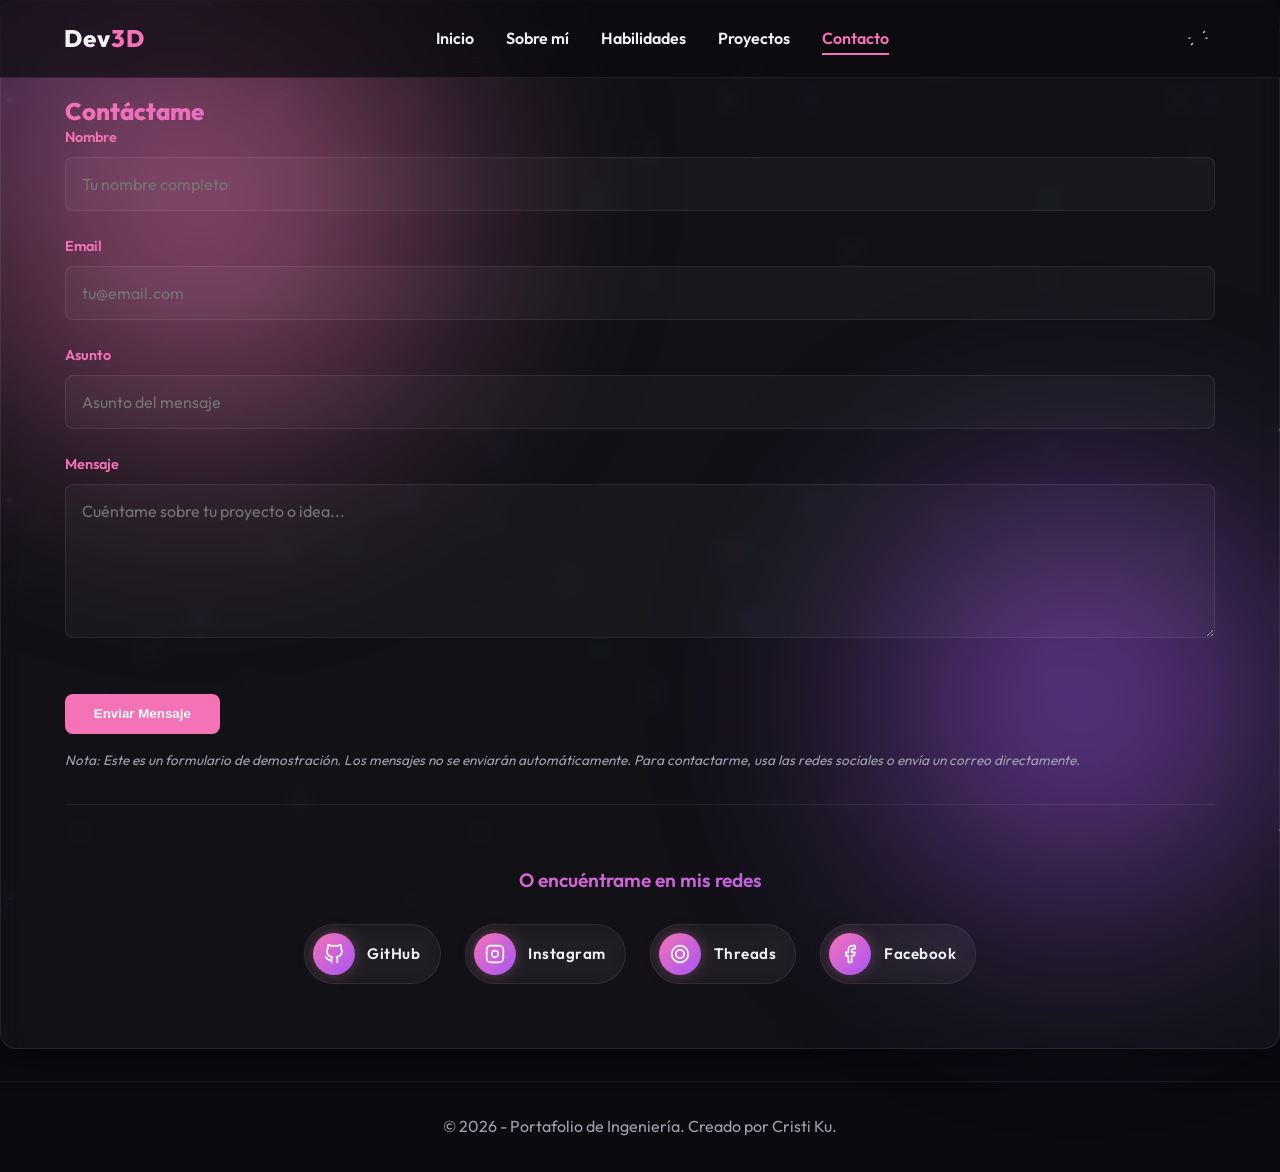
<file: contacto.html>
<!DOCTYPE html>
<html lang="es">
<head>
    <meta charset="UTF-8">
    <meta name="viewport" content="width=device-width, initial-scale=1.0">
    <title>Contacto - Dev3D</title>
    <!-- Google Fonts -->
    <link rel="preconnect" href="https://fonts.googleapis.com">
    <link rel="preconnect" href="https://fonts.gstatic.com" crossorigin>
    <link href="https://fonts.googleapis.com/css2?family=Outfit:wght@300;400;600;800&display=swap" rel="stylesheet">
    <!-- CSS -->
    <link rel="stylesheet" href="./style.css">
</head>
<body>
    <!-- Galaxy effects -->
    <div id="galaxy-stars"></div>
    <div class="shooting-stars"><span></span><span></span><span></span><span></span><span></span><span></span><span></span></div>
    <div class="magical-dust"></div>
    <div id="cursor-glow"></div>

    <!-- Navbar -->
    <header class="glass-header">
        <div class="logo">Dev<span>3D</span></div>
        <nav>
            <ul class="nav-links">
                <li><a href="./index.html">Inicio</a></li>
                <li><a href="./sobre-mi.html">Sobre mí</a></li>
                <li><a href="./habilidades.html">Habilidades</a></li>
                <li><a href="./proyectos.html">Proyectos</a></li>
                <li><a href="./contacto.html" class="active">Contacto</a></li>
            </ul>
        </nav>
        <div class="header-buttons">
            <button id="theme-toggle" class="btn-theme">
                <svg class="sun-icon" xmlns="http://www.w3.org/2000/svg" width="20" height="20" viewBox="0 0 24 24" fill="none" stroke="currentColor" stroke-width="1.5" stroke-linecap="round" stroke-linejoin="round">
                    <line x1="1" y1="12" x2="2.5" y2="12"></line>
                    <line x1="21.5" y1="12" x2="23" y2="12"></line>
                    <line x1="4.22" y1="19.78" x2="5.36" y2="18.64"></line>
                    <line x1="18.64" y1="5.36" x2="19.78" y2="4.22"></line>
                </svg>
                <svg class="moon-icon" xmlns="http://www.w3.org/2000/svg" width="20" height="20" viewBox="0 0 24 24" fill="none" stroke="currentColor" stroke-width="1.5" stroke-linecap="round" stroke-linejoin="round" style="display:none;">
                    <path d="M21 12.79A9 9 0 1 1 11.21 3 7 7 0 0 0 21 12.79z"></path>
                </svg>
            </button>
        </div>
    </header>

    <!-- Contact Section -->
    <section class="contact-section glass-card">
        <h2 class="gradient-text">Contáctame</h2>
        <form id="contact-form">
            <div class="form-group">
                <label for="name">Nombre</label>
                <input type="text" id="name" placeholder="Tu nombre completo" required>
            </div>
            <div class="form-group">
                <label for="email">Email</label>
                <input type="email" id="email" placeholder="tu@email.com" required>
            </div>
            <div class="form-group">
                <label for="subject">Asunto</label>
                <input type="text" id="subject" placeholder="Asunto del mensaje" required>
            </div>
            <div class="form-group">
                <label for="message">Mensaje</label>
                <textarea id="message" rows="6" placeholder="Cuéntame sobre tu proyecto o idea..." required></textarea>
            </div>
            <button type="submit" class="btn-primary">Enviar Mensaje</button>
            <p class="form-note">Nota: Este es un formulario de demostración. Los mensajes no se enviarán automáticamente. Para contactarme, usa las redes sociales o envía un correo directamente.</p>
        </form>

        <!-- Redes Sociales -->
        <div class="social-links">
            <h2 class="gradient-text" style="text-align:center; margin:2rem 0 1rem; font-weight:600; font-size:1.2rem;">O encuéntrame en mis redes</h2>
            <div class="social-icons-container">
                <a href="https://github.com/CristinaKu16" target="_blank" class="social-icon github" title="GitHub">
                    <span class="icon-wrapper">
                        <svg xmlns="http://www.w3.org/2000/svg" width="24" height="24" viewBox="0 0 24 24" fill="none" stroke="currentColor" stroke-width="2" stroke-linecap="round" stroke-linejoin="round"><path d="M9 19c-5 1.5-5-2.5-7-3m14 6v-3.87a3.37 3.37 0 0 0-.94-2.61c3.14-.35 6.44-1.54 6.44-7A5.44 5.44 0 0 0 20 4.77 5.07 5.07 0 0 0 19.91 1S18.73.65 16 2.48a13.38 13.38 0 0 0-7 0C6.27.65 5.09 1 5.09 1A5.07 5.07 0 0 0 5 4.77a5.44 5.44 0 0 0-1.5 3.78c0 5.42 3.3 6.61 6.44 7A3.37 3.37 0 0 0 9 18.13V22"/></svg>
                    </span>
                    <span class="social-text">GitHub</span>
                </a>
                <a href="https://www.instagram.com/crisnx._/" target="_blank" class="social-icon instagram" title="Instagram">
                    <span class="icon-wrapper">
                        <svg xmlns="http://www.w3.org/2000/svg" width="24" height="24" viewBox="0 0 24 24" fill="none" stroke="currentColor" stroke-width="2" stroke-linecap="round" stroke-linejoin="round"><rect x="2" y="2" width="20" height="20" rx="5" ry="5"/><path d="M16 11.37A4 4 0 1 1 12.63 8 4 4 0 0 1 16 11.37z"/></svg>
                    </span>
                    <span class="social-text">Instagram</span>
                </a>
                <a href="https://www.threads.com/@crisnx._" target="_blank" class="social-icon threads" title="Threads">
                    <span class="icon-wrapper">
                        <svg xmlns="http://www.w3.org/2000/svg" width="24" height="24" viewBox="0 0 24 24" fill="none" stroke="currentColor" stroke-width="2" stroke-linecap="round" stroke-linejoin="round">
                            <path d="M12 2c5.523 0 10 4.477 10 10s-4.477 10-10 10S2 17.523 2 12 6.477 2 12 2z"/>
                            <path d="M7 12c0-2.761 2.239-5 5-5s5 2.239 5 5-2.239 5-5 5-5-2.239-5-5z"/>
                        </svg>
                    </span>
                    <span class="social-text">Threads</span>
                </a>
                <a href="https://www.facebook.com/share/18oapAzZv5/" target="_blank" class="social-icon facebook" title="Facebook">
                    <span class="icon-wrapper">
                        <svg xmlns="http://www.w3.org/2000/svg" width="24" height="24" viewBox="0 0 24 24" fill="none" stroke="currentColor" stroke-width="2" stroke-linecap="round" stroke-linejoin="round"><path d="M18 2h-3a5 5 0 0 0-5 5v3H7v4h3v8h4v-8h3l1-4h-4V7a1 1 0 0 1 1-1h3z"/></svg>
                    </span>
                    <span class="social-text">Facebook</span>
                </a>
            </div>
        </div>
    </section>

    <footer>
        <p>&copy; 2026 - Portafolio de Ingeniería. Creado por Cristi Ku.</p>
    </footer>

    <!-- Scripts -->
    <script>
        // Cursor Glow
        const cursorGlow = document.getElementById('cursor-glow');
        document.addEventListener('mousemove', (e) => {
            cursorGlow.style.left = e.clientX + 'px';
            cursorGlow.style.top = e.clientY + 'px';
        });
        // Magical Dust
        const dustContainer = document.querySelector('.magical-dust');
        for (let i = 0; i < 40; i++) {
            const particle = document.createElement('div');
            particle.classList.add('dust-particle');
            particle.style.left = Math.random() * 100 + 'vw';
            particle.style.animationDelay = Math.random() * 8 + 's';
            particle.style.animationDuration = 5 + Math.random() * 5 + 's';
            dustContainer.appendChild(particle);
        }
        // Theme Toggle
        const themeToggleBtn = document.getElementById('theme-toggle');
        const sunIcon = document.querySelector('.sun-icon');
        const moonIcon = document.querySelector('.moon-icon');
        themeToggleBtn.addEventListener('click', () => {
            document.body.classList.toggle('light-mode');
            if (document.body.classList.contains('light-mode')) {
                sunIcon.style.display = 'none';
                moonIcon.style.display = 'block';
                localStorage.setItem('theme', 'light');
            } else {
                sunIcon.style.display = 'block';
                moonIcon.style.display = 'none';
                localStorage.setItem('theme', 'dark');
            }
        });
        const savedTheme = localStorage.getItem('theme');
        if (savedTheme === 'light') {
            document.body.classList.add('light-mode');
            sunIcon.style.display = 'none';
            moonIcon.style.display = 'block';
        }
        // Contact Form
        const contactForm = document.getElementById('contact-form');
        contactForm.addEventListener('submit', (e) => {
            e.preventDefault();
            alert('¡Gracias por tu mensaje! Aunque este es un formulario de demostración, tu mensaje ha sido procesado. Pronto me pondré en contacto contigo.');
            contactForm.reset();
        });
        // Active navigation link
        document.addEventListener('DOMContentLoaded', () => {
            const currentPage = window.location.pathname.split('/').pop() || 'index.html';
            document.querySelectorAll('.nav-links a').forEach(link => {
                link.classList.remove('active');
                if (link.getAttribute('href').includes(currentPage)) {
                    link.classList.add('active');
                }
            });
        });
    </script>
</body>
</html>
</file>
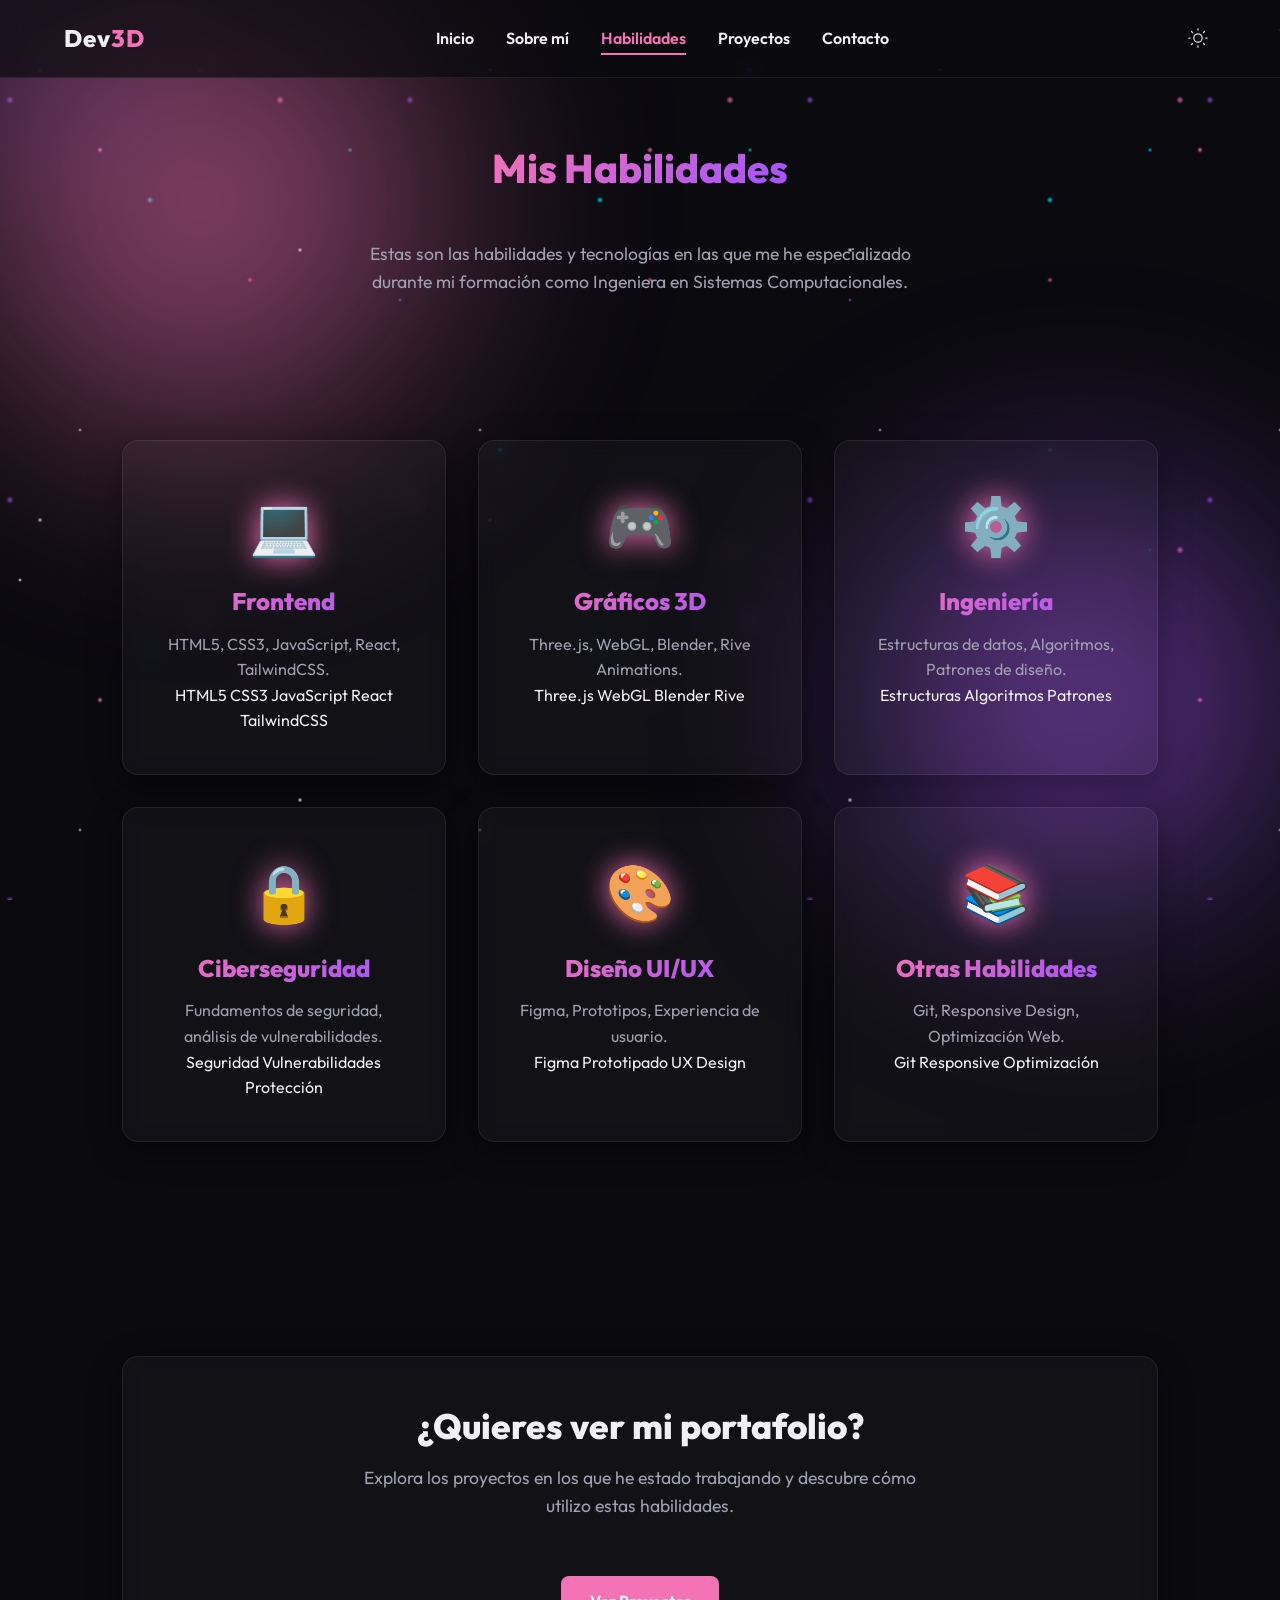
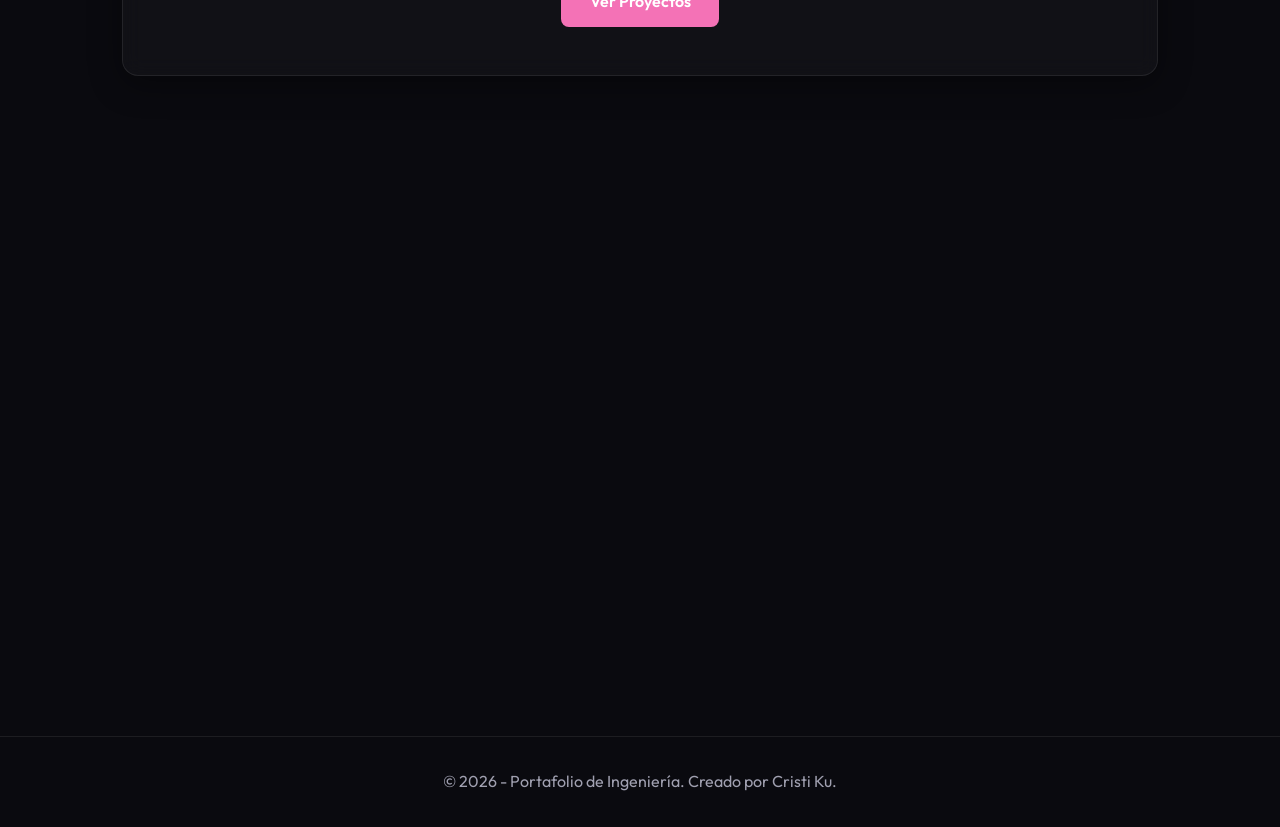
<file: habilidades.html>
<!DOCTYPE html>
<html lang="es">

<head>
    <meta charset="UTF-8">
    <meta name="viewport" content="width=device-width, initial-scale=1.0">
    <title>Dev3D | Mis Superpoderes</title>

    <!-- Google Fonts -->
    <link rel="preconnect" href="https://fonts.googleapis.com">
    <link rel="preconnect" href="https://fonts.gstatic.com" crossorigin>
    <link href="https://fonts.googleapis.com/css2?family=Outfit:wght@300;400;600;800&display=swap" rel="stylesheet">

    <!-- CSS -->
    <link rel="stylesheet" href="./style.css">
</head>

<body>
    <!-- Efecto Galaxia -->
    <div id="galaxy-stars"></div>
    
    <!-- Efectos Extra Increíbles -->
    <div class="shooting-stars">
        <span></span><span></span><span></span><span></span><span></span><span></span>
    </div>
    <div class="magical-dust"></div>
    <div id="cursor-glow"></div>

    <!-- Navbar -->
    <header class="glass-header">
        <div class="logo">Dev<span>3D</span></div>
        <nav>
            <ul class="nav-links">
                <li><a href="./index.html">Inicio</a></li>
                <li><a href="./sobre-mi.html">Sobre mí</a></li>
                <li><a href="./habilidades.html" class="active">Habilidades</a></li>
                <li><a href="./proyectos.html">Proyectos</a></li>
                <li><a href="./contacto.html">Contacto</a></li>
            </ul>
        </nav>
        <div class="header-buttons">

            <button id="theme-toggle" class="btn-theme">
                <svg class="sun-icon" xmlns="http://www.w3.org/2000/svg" width="20" height="20" viewBox="0 0 24 24"
                    fill="none" stroke="currentColor" stroke-width="1.5" stroke-linecap="round" stroke-linejoin="round">
                    <!-- Sol minimalista -->
                    <circle cx="12" cy="12" r="5"></circle>
                    <line x1="12" y1="1" x2="12" y2="2.5"></line>
                    <line x1="12" y1="21.5" x2="12" y2="23"></line>
                    <line x1="4.22" y1="4.22" x2="5.36" y2="5.36"></line>
                    <line x1="18.64" y1="18.64" x2="19.78" y2="19.78"></line>
                    <line x1="1" y1="12" x2="2.5" y2="12"></line>
                    <line x1="21.5" y1="12" x2="23" y2="12"></line>
                    <line x1="4.22" y1="19.78" x2="5.36" y2="18.64"></line>
                    <line x1="18.64" y1="5.36" x2="19.78" y2="4.22"></line>
                </svg>
                <svg class="moon-icon" xmlns="http://www.w3.org/2000/svg" width="20" height="20" viewBox="0 0 24 24"
                    fill="none" stroke="currentColor" stroke-width="1.5" stroke-linecap="round" stroke-linejoin="round"
                    style="display: none;">
                    <!-- Luna delgada minimalista -->
                    <path d="M21 12.79A9 9 0 1 1 11.21 3 7 7 0 0 0 21 12.79z"></path>
                </svg>
            </button>
        </div>
    </header>


    <!-- Página Habilidades -->
    <section class="page-section">
        <h1 class="section-title"><span class="gradient-text">Mis Habilidades</span></h1>
        <p class="section-description">Estas son las habilidades y tecnologías en las que me he especializado durante mi formación como Ingeniera en Sistemas Computacionales.</p>

        <!-- Grilla de Habilidades -->
        <section class="skills-section">
            <div class="skills-grid">
                <div class="skill-card glass-card">
                    <div class="skill-icon">💻</div>
                    <h3 class="gradient-text">Frontend</h3>
                    <p>HTML5, CSS3, JavaScript, React, TailwindCSS.</p>
                    <div class="skill-details">
                        <span class="skill-tag">HTML5</span>
                        <span class="skill-tag">CSS3</span>
                        <span class="skill-tag">JavaScript</span>
                        <span class="skill-tag">React</span>
                        <span class="skill-tag">TailwindCSS</span>
                    </div>
                </div>
                <div class="skill-card glass-card">
                    <div class="skill-icon">🎮</div>
                    <h3 class="gradient-text">Gráficos 3D</h3>
                    <p>Three.js, WebGL, Blender, Rive Animations.</p>
                    <div class="skill-details">
                        <span class="skill-tag">Three.js</span>
                        <span class="skill-tag">WebGL</span>
                        <span class="skill-tag">Blender</span>
                        <span class="skill-tag">Rive</span>
                    </div>
                </div>
                <div class="skill-card glass-card">
                    <div class="skill-icon">⚙️</div>
                    <h3 class="gradient-text">Ingeniería</h3>
                    <p>Estructuras de datos, Algoritmos, Patrones de diseño.</p>
                    <div class="skill-details">
                        <span class="skill-tag">Estructuras</span>
                        <span class="skill-tag">Algoritmos</span>
                        <span class="skill-tag">Patrones</span>
                    </div>
                </div>
                <div class="skill-card glass-card">
                    <div class="skill-icon">🔒</div>
                    <h3 class="gradient-text">Ciberseguridad</h3>
                    <p>Fundamentos de seguridad, análisis de vulnerabilidades.</p>
                    <div class="skill-details">
                        <span class="skill-tag">Seguridad</span>
                        <span class="skill-tag">Vulnerabilidades</span>
                        <span class="skill-tag">Protección</span>
                    </div>
                </div>
                <div class="skill-card glass-card">
                    <div class="skill-icon">🎨</div>
                    <h3 class="gradient-text">Diseño UI/UX</h3>
                    <p>Figma, Prototipos, Experiencia de usuario.</p>
                    <div class="skill-details">
                        <span class="skill-tag">Figma</span>
                        <span class="skill-tag">Prototipado</span>
                        <span class="skill-tag">UX Design</span>
                    </div>
                </div>
                <div class="skill-card glass-card">
                    <div class="skill-icon">📚</div>
                    <h3 class="gradient-text">Otras Habilidades</h3>
                    <p>Git, Responsive Design, Optimización Web.</p>
                    <div class="skill-details">
                        <span class="skill-tag">Git</span>
                        <span class="skill-tag">Responsive</span>
                        <span class="skill-tag">Optimización</span>
                    </div>
                </div>
            </div>
        </section>

        <!-- CTA -->
        <section class="cta-section">
            <div class="cta-content glass-card">
                <h2>¿Quieres ver mi portafolio?</h2>
                <p>Explora los proyectos en los que he estado trabajando y descubre cómo utilizo estas habilidades.</p>
                <a href="./proyectos.html" class="btn-primary">Ver Proyectos</a>
            </div>
        </section>
    </section>

    <footer>
        <p>&copy; 2026 - Portafolio de Ingeniería. Creado por Cristi Ku.</p>
    </footer>

    <!-- Script de Temas y Efectos -->
    <script>
        // Cursor Glow
        const cursorGlow = document.getElementById('cursor-glow');
        document.addEventListener('mousemove', (e) => {
            cursorGlow.style.left = e.clientX + 'px';
            cursorGlow.style.top = e.clientY + 'px';
        });

        // Generate Magical Dust
        const dustContainer = document.querySelector('.magical-dust');
        for (let i = 0; i < 40; i++) {
            const particle = document.createElement('div');
            particle.classList.add('dust-particle');
            particle.style.left = Math.random() * 100 + 'vw';
            particle.style.animationDelay = Math.random() * 8 + 's';
            particle.style.animationDuration = 5 + Math.random() * 5 + 's';
            dustContainer.appendChild(particle);
        }

        // Theme Toggle
        const themeToggleBtn = document.getElementById('theme-toggle');
        const sunIcon = document.querySelector('.sun-icon');
        const moonIcon = document.querySelector('.moon-icon');

        themeToggleBtn.addEventListener('click', () => {
            document.body.classList.toggle('light-mode');
            
            if (document.body.classList.contains('light-mode')) {
                sunIcon.style.display = 'none';
                moonIcon.style.display = 'block';
                localStorage.setItem('theme', 'light');
            } else {
                sunIcon.style.display = 'block';
                moonIcon.style.display = 'none';
                localStorage.setItem('theme', 'dark');
            }
        });

        // Cargar tema guardado
        const savedTheme = localStorage.getItem('theme');
        if (savedTheme === 'light') {
            document.body.classList.add('light-mode');
            sunIcon.style.display = 'none';
            moonIcon.style.display = 'block';
        }


    </script>
</body>

</html>
</file>
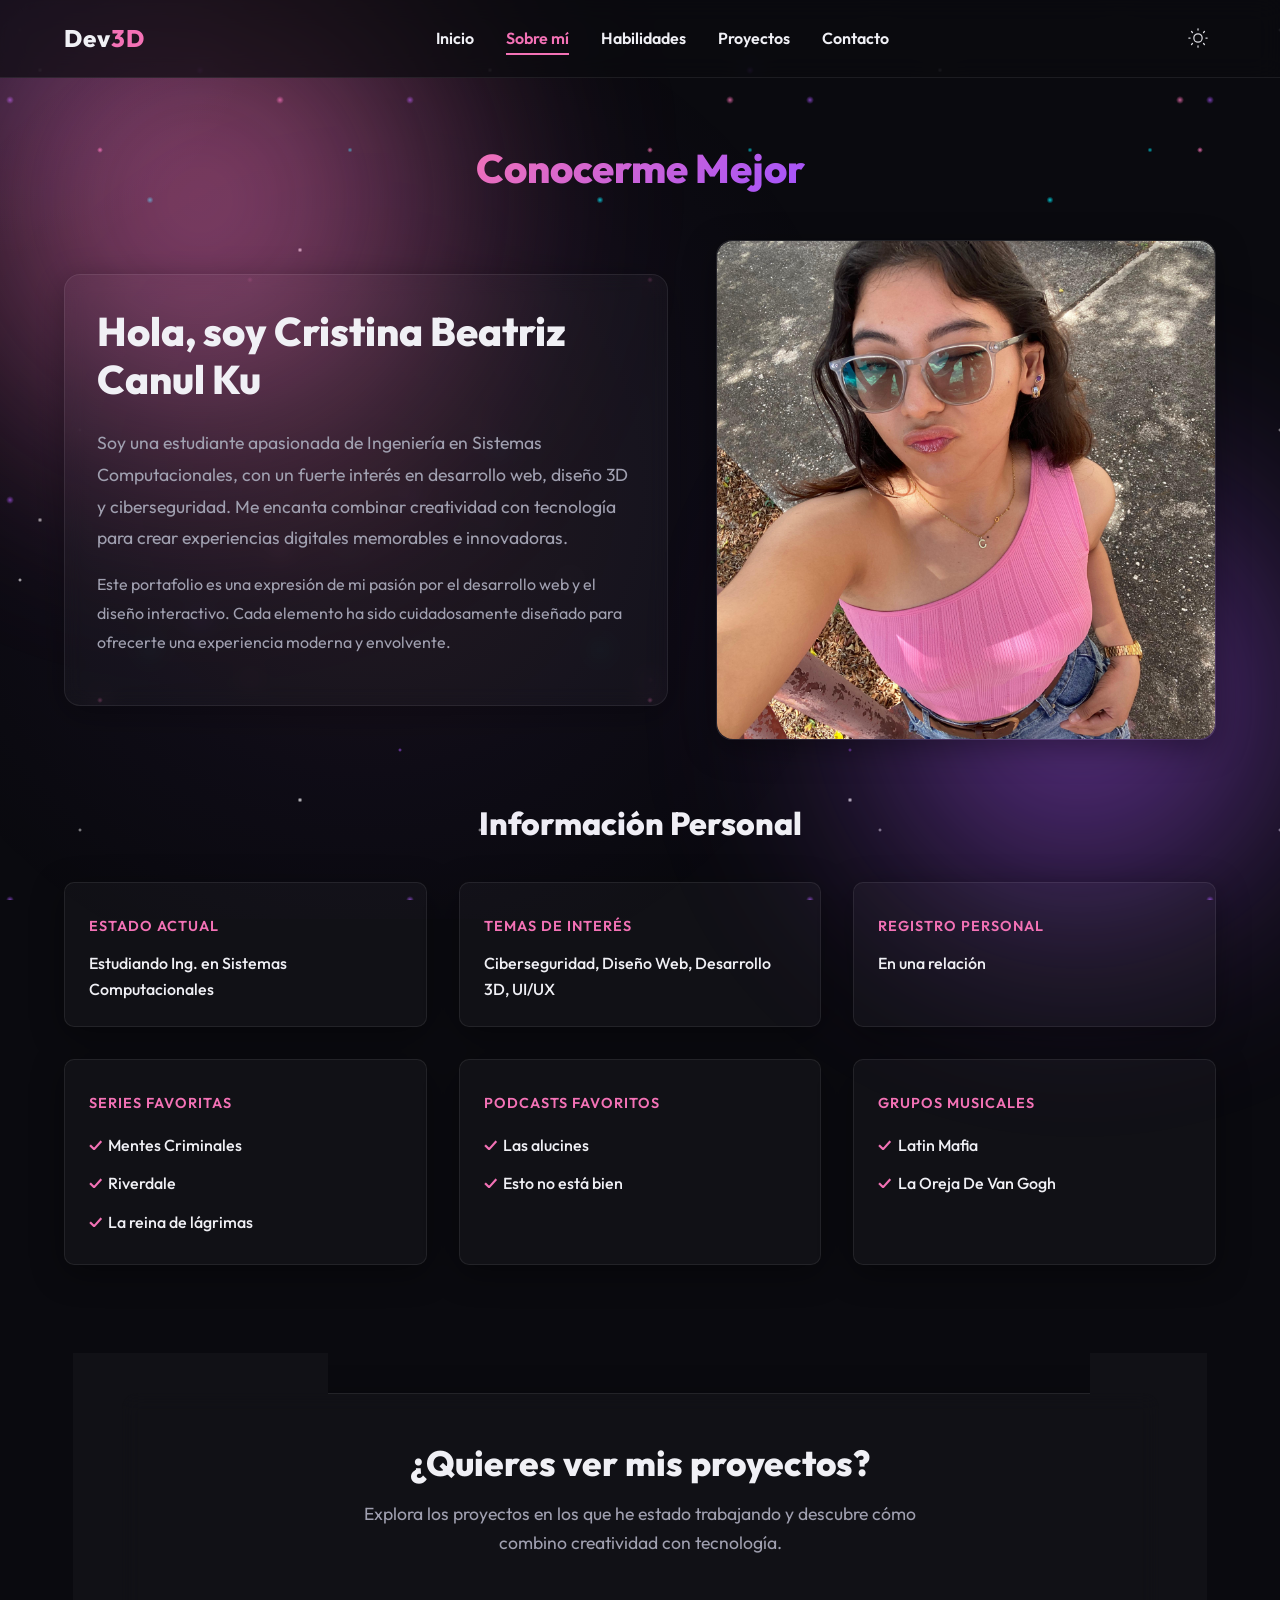
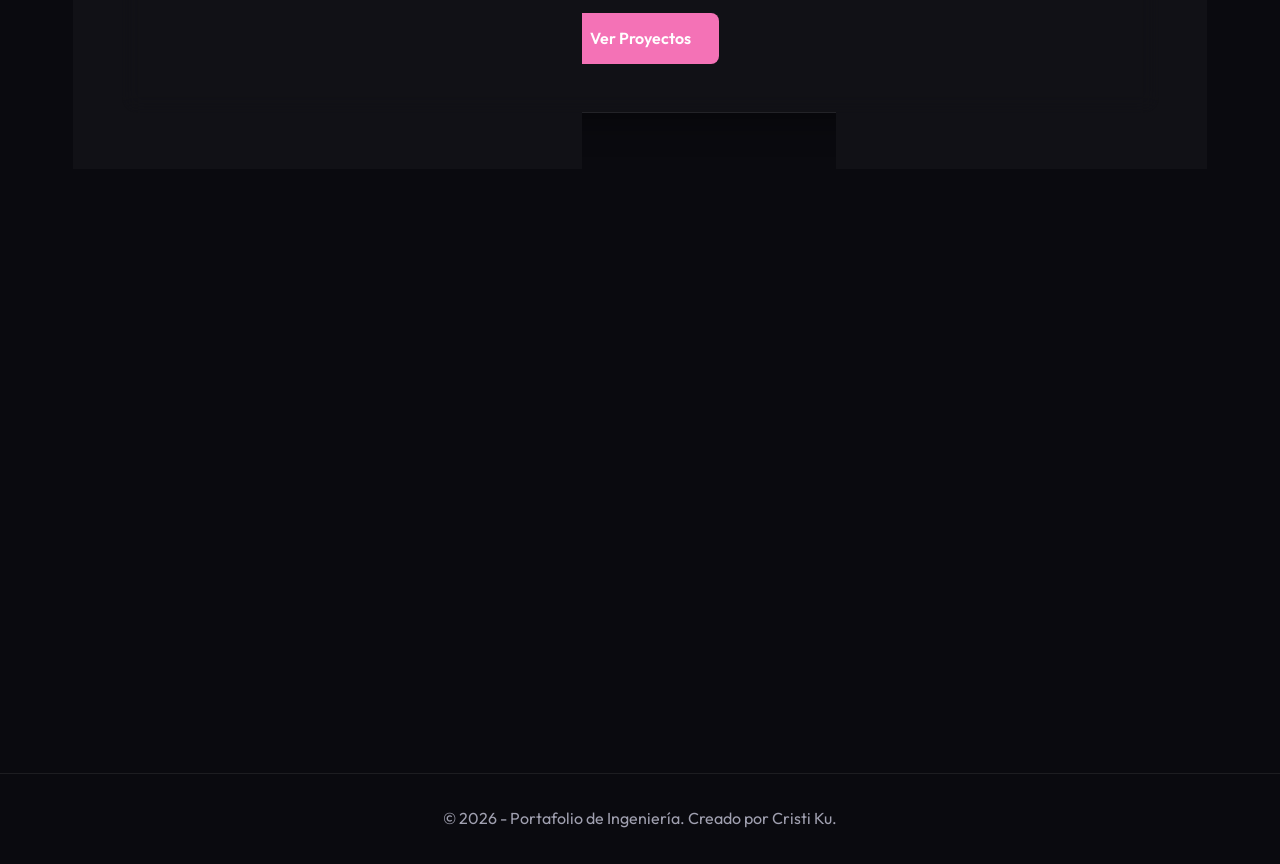
<file: sobre-mi.html>
<!DOCTYPE html>
<html lang="es">

<head>
    <meta charset="UTF-8">
    <meta name="viewport" content="width=device-width, initial-scale=1.0">
    <title>Dev3D | Mi Historia</title>

    <!-- Google Fonts -->
    <link rel="preconnect" href="https://fonts.googleapis.com">
    <link rel="preconnect" href="https://fonts.gstatic.com" crossorigin>
    <link href="https://fonts.googleapis.com/css2?family=Outfit:wght@300;400;600;800&display=swap" rel="stylesheet">

    <!-- CSS -->
    <link rel="stylesheet" href="./style.css">
</head>

<body>
    <!-- Efecto Galaxia -->
    <div id="galaxy-stars"></div>
    
    <!-- Efectos Extra Increíbles -->
    <div class="shooting-stars">
        <span></span><span></span><span></span><span></span><span></span><span></span>
    </div>
    <div class="magical-dust"></div>
    <div id="cursor-glow"></div>

    <!-- Navbar -->
    <header class="glass-header">
        <div class="logo">Dev<span>3D</span></div>
        <nav>
            <ul class="nav-links">
                <li><a href="./index.html">Inicio</a></li>
                <li><a href="./sobre-mi.html" class="active">Sobre mí</a></li>
                <li><a href="./habilidades.html">Habilidades</a></li>
                <li><a href="./proyectos.html">Proyectos</a></li>
                <li><a href="./contacto.html">Contacto</a></li>
            </ul>
        </nav>
        <div class="header-buttons">

            <button id="theme-toggle" class="btn-theme">
            <svg class="sun-icon" xmlns="http://www.w3.org/2000/svg" width="20" height="20" viewBox="0 0 24 24" fill="none" stroke="currentColor" stroke-width="1.5" stroke-linecap="round" stroke-linejoin="round">
                <!-- Sol minimalista -->
                <circle cx="12" cy="12" r="5"></circle>
                <line x1="12" y1="1" x2="12" y2="2.5"></line>
                <line x1="12" y1="21.5" x2="12" y2="23"></line>
                <line x1="4.22" y1="4.22" x2="5.36" y2="5.36"></line>
                <line x1="18.64" y1="18.64" x2="19.78" y2="19.78"></line>
                <line x1="1" y1="12" x2="2.5" y2="12"></line>
                <line x1="21.5" y1="12" x2="23" y2="12"></line>
                <line x1="4.22" y1="19.78" x2="5.36" y2="18.64"></line>
                <line x1="18.64" y1="5.36" x2="19.78" y2="4.22"></line>
            </svg>
            <svg class="moon-icon" xmlns="http://www.w3.org/2000/svg" width="20" height="20" viewBox="0 0 24 24" fill="none" stroke="currentColor" stroke-width="1.5" stroke-linecap="round" stroke-linejoin="round" style="display: none;">
                <!-- Luna delgada minimalista -->
                <path d="M21 12.79A9 9 0 1 1 11.21 3 7 7 0 0 0 21 12.79z"></path>
            </svg>
        </button>
    </header>


    <!-- Página Sobre mí -->
    <section class="page-section">
        <h1 class="section-title"><span class="gradient-text">Conocerme Mejor</span></h1>

        <!-- Información Personal y Foto -->
        <div class="about-hero">
            <div class="about-content glass-card interactive-card">
                <h2>Hola, soy Cristina Beatriz Canul Ku</h2>
                <p class="about-intro">Soy una estudiante apasionada de Ingeniería en Sistemas Computacionales, con un fuerte interés en desarrollo web, diseño 3D y ciberseguridad. Me encanta combinar creatividad con tecnología para crear experiencias digitales memorables e innovadoras.</p>
                
                <p>Este portafolio es una expresión de mi pasión por el desarrollo web y el diseño interactivo. Cada elemento ha sido cuidadosamente diseñado para ofrecerte una experiencia moderna y envolvente.</p>
            </div>

            <div class="image-wrapper glass-card">
                <img src="./Assets/IMG-20250514-WA0153.jpg" alt="Cristina Canul Ku" class="profile-image">
            </div>
        </div>

        <!-- Información Personal -->
        <div class="info-section">
            <h2 class="subsection-title">Información Personal</h2>
            <div class="personal-info-grid animated-grid">
                <div class="info-item glass-card">
                    <span class="info-label">Estado actual</span>
                    <span class="info-value">Estudiando Ing. en Sistemas Computacionales</span>
                </div>
                <div class="info-item glass-card">
                    <span class="info-label">Temas de interés</span>
                    <span class="info-value">Ciberseguridad, Diseño Web, Desarrollo 3D, UI/UX</span>
                </div>
                <div class="info-item glass-card">
                    <span class="info-label">Registro Personal</span>
                    <span class="info-value">En una relación</span>
                </div>
                <div class="info-item glass-card">
                    <span class="info-label">Series Favoritas</span>
                    <ul class="info-list">
                        <li>Mentes Criminales</li>
                        <li>Riverdale</li>
                        <li>La reina de lágrimas</li>
                    </ul>
                </div>
                <div class="info-item glass-card">
                    <span class="info-label">Podcasts Favoritos</span>
                    <ul class="info-list">
                        <li>Las alucines</li>
                        <li>Esto no está bien</li>
                    </ul>
                </div>
                <div class="info-item glass-card">
                    <span class="info-label">Grupos Musicales</span>
                    <ul class="info-list">
                        <li>Latin Mafia</li>
                        <li>La Oreja De Van Gogh</li>
                    </ul>
                </div>
            </div>
        </div>

        <!-- CTA -->
        <section class="cta-section">
            <div class="cta-content glass-card">
                <h2>¿Quieres ver mis proyectos?</h2>
                <p>Explora los proyectos en los que he estado trabajando y descubre cómo combino creatividad con tecnología.</p>
                <a href="./proyectos.html" class="btn-primary">Ver Proyectos</a>
            </div>
        </section>
    </section>

    <footer>
        <p>&copy; 2026 - Portafolio de Ingeniería. Creado por Cristi Ku.</p>
    </footer>

    <!-- Script de Temas y Efectos -->
    <script>
        // Cursor Glow
        const cursorGlow = document.getElementById('cursor-glow');
        document.addEventListener('mousemove', (e) => {
            cursorGlow.style.left = e.clientX + 'px';
            cursorGlow.style.top = e.clientY + 'px';
        });

        // Generate Magical Dust
        const dustContainer = document.querySelector('.magical-dust');
        for (let i = 0; i < 40; i++) {
            const particle = document.createElement('div');
            particle.classList.add('dust-particle');
            particle.style.left = Math.random() * 100 + 'vw';
            particle.style.animationDelay = Math.random() * 8 + 's';
            particle.style.animationDuration = 5 + Math.random() * 5 + 's';
            dustContainer.appendChild(particle);
        }

        // Theme Toggle
        const themeToggleBtn = document.getElementById('theme-toggle');
        const sunIcon = document.querySelector('.sun-icon');
        const moonIcon = document.querySelector('.moon-icon');

        themeToggleBtn.addEventListener('click', () => {
            document.body.classList.toggle('light-mode');
            
            if (document.body.classList.contains('light-mode')) {
                sunIcon.style.display = 'none';
                moonIcon.style.display = 'block';
                localStorage.setItem('theme', 'light');
            } else {
                sunIcon.style.display = 'block';
                moonIcon.style.display = 'none';
                localStorage.setItem('theme', 'dark');
            }
        });

        // Cargar tema guardado
        const savedTheme = localStorage.getItem('theme');
        if (savedTheme === 'light') {
            document.body.classList.add('light-mode');
            sunIcon.style.display = 'none';
            moonIcon.style.display = 'block';
        }


    </script>



    <script>
        // Toggle Floating Player
        const toggleBtn = document.getElementById('toggle-player-btn');
        const playerContent = document.getElementById('player-content');
        const floatingPlayer = document.getElementById('floating-player');

        toggleBtn.addEventListener('click', () => {
            playerContent.classList.toggle('hidden');
            toggleBtn.textContent = playerContent.classList.contains('hidden') ? '▲' : '▼';
        });
    </script>
</body>

</html>
</file>
<file: style.css>
/* Variables de CSS para modo oscuro y claro */
:root {
    --bg-primary: #0a0a0f;
    --bg-secondary: #13131a;
    --text-primary: #f0f0f5;
    --text-secondary: #a0a0b0;
    --accent-color: #f472b6;
    --accent-hover: #ec4899;
    --gradient-start: #f472b6;
    --gradient-end: #a855f7;
    --glass-bg: rgba(255, 255, 255, 0.03);
    --glass-border: rgba(255, 255, 255, 0.08);
    --card-shadow: 0 8px 32px 0 rgba(0, 0, 0, 0.37);
    --transition-speed: 0.3s;
}

/* Variables para el modo claro */
body.light-mode {
    --bg-primary: #fdf2f8;
    --bg-secondary: #ffffff;
    --text-primary: #1a1a24;
    --text-secondary: #4a4a5a;
    --accent-color: #ec4899;
    --accent-hover: #db2777;
    --gradient-start: #ec4899;
    --gradient-end: #9333ea;
    --glass-bg: rgba(255, 192, 203, 0.1);
    --glass-border: rgba(236, 72, 153, 0.2);
    --card-shadow: 0 8px 32px 0 rgba(236, 72, 153, 0.15);
}

/* Reset y Base */
* {
    margin: 0;
    padding: 0;
    box-sizing: border-box;
    scroll-behavior: smooth;
}

body {
    font-family: 'Outfit', sans-serif;
    background-color: var(--bg-primary);
    color: var(--text-primary);
    line-height: 1.6;
    transition: background-color var(--transition-speed) ease, color var(--transition-speed) ease;
    overflow-x: hidden;
    position: relative;
    cursor: url('data:image/svg+xml;utf8,<svg xmlns="http://www.w3.org/2000/svg" width="28" height="28" viewBox="0 0 24 24" fill="%23a855f7" stroke="%23ffffff" stroke-width="1.5" stroke-linejoin="round"><path d="M3 3l7.07 16.97 2.51-7.39 7.39-2.51L3 3z"/></svg>') 3 3, auto;
}

/* Custom Cursor para elementos interactivos */
a, button, input, textarea, .btn-primary, .btn-secondary, .social-icon {
    cursor: url('data:image/svg+xml;utf8,<svg xmlns="http://www.w3.org/2000/svg" width="32" height="32" viewBox="0 0 24 24" fill="none" stroke="%23f472b6" stroke-width="2" stroke-linecap="round" stroke-linejoin="round"><circle cx="12" cy="12" r="5"/><line x1="12" y1="1" x2="12" y2="7"/><line x1="12" y1="17" x2="12" y2="23"/><line x1="1" y1="12" x2="7" y2="12"/><line x1="17" y1="12" x2="23" y2="12"/></svg>') 16 16, pointer !important;
}

/* Bolas de luz flotantes y animadas de fondo */
body::before, body::after {
    content: '';
    position: fixed;
    border-radius: 50%;
    filter: blur(100px);
    z-index: -1;
    animation: floatBlobs 20s infinite ease-in-out alternate;
    opacity: 0.7;
    pointer-events: none;
}

body::before {
    width: 700px;
    height: 700px;
    background: radial-gradient(circle, var(--gradient-start) 0%, transparent 70%);
    top: -150px;
    left: -150px;
}

body::after {
    width: 600px;
    height: 600px;
    background: radial-gradient(circle, var(--gradient-end) 0%, transparent 70%);
    bottom: -100px;
    right: -100px;
    animation-direction: alternate-reverse;
    animation-delay: -5s;
}

@keyframes floatBlobs {
    0% {
        transform: translate(0, 0) scale(1) rotate(0deg);
    }
    33% {
        transform: translate(40vw, 20vh) scale(1.4) rotate(45deg);
    }
    66% {
        transform: translate(-20vw, 50vh) scale(0.8) rotate(90deg);
    }
    100% {
        transform: translate(30vw, -20vh) scale(1.2) rotate(180deg);
    }
}

/* Efecto Galaxia (Estrellas en Parallax) */
#galaxy-stars, #galaxy-stars::before, #galaxy-stars::after {
    content: '';
    position: fixed;
    top: 0; left: 0; right: 0; bottom: 0;
    z-index: -2;
    background: transparent;
    pointer-events: none;
}

#galaxy-stars {
    background-image: 
        radial-gradient(2px 2px at 20px 30px, #ffffff, transparent), 
        radial-gradient(3px 3px at 100px 150px, #f472b6, transparent), 
        radial-gradient(4px 4px at 200px 70px, #a855f7, transparent), 
        radial-gradient(2.5px 2.5px at 300px 250px, #ffffff, transparent),
        radial-gradient(3px 3px at 500px 450px, #00f2fe, transparent);
    background-size: 550px 550px;
    animation: starsAnim 60s linear infinite;
    opacity: 0.95;
}

#galaxy-stars::before {
    background-image: 
        radial-gradient(2.5px 2.5px at 40px 70px, #ffffff, transparent), 
        radial-gradient(3.5px 3.5px at 150px 200px, #00f2fe, transparent), 
        radial-gradient(4px 4px at 280px 100px, #f472b6, transparent),
        radial-gradient(2px 2px at 400px 300px, #a855f7, transparent);
    background-size: 450px 450px;
    animation: starsAnim 40s linear infinite;
    opacity: 0.85;
}

#galaxy-stars::after {
    background-image: 
        radial-gradient(4px 4px at 10px 100px, #a855f7, transparent), 
        radial-gradient(2px 2px at 80px 30px, #ffffff, transparent), 
        radial-gradient(3px 3px at 250px 280px, #f472b6, transparent),
        radial-gradient(2.5px 2.5px at 350px 150px, #00f2fe, transparent);
    background-size: 400px 400px;
    animation: starsAnim 25s linear infinite;
    opacity: 0.75;
}

@keyframes starsAnim {
    from { background-position: 0 0; }
    to { background-position: -500px -1000px; }
}

/* Shooting Stars */
.shooting-stars {
    position: fixed;
    top: 0; left: 0; width: 100vw; height: 100vh;
    z-index: -1;
    pointer-events: none;
    transform: rotate(35deg);
}

.shooting-stars span {
    position: absolute;
    top: 50%; left: 50%;
    width: 3px; height: 3px;
    background: #fff;
    border-radius: 50%;
    box-shadow: 0 0 0 4px rgba(255, 255, 255, 0.1), 0 0 0 8px rgba(255, 255, 255, 0.1), 0 0 20px rgba(255, 255, 255, 1);
    animation: shoot 3s linear infinite;
    opacity: 0;
}

.shooting-stars span::before {
    content: '';
    position: absolute;
    top: 50%;
    transform: translateY(-50%);
    width: 200px;
    height: 1px;
    background: linear-gradient(90deg, #fff, transparent);
}

.shooting-stars span:nth-child(1) { top: 10%; left: 20%; animation-delay: 0s; animation-duration: 4s; }
.shooting-stars span:nth-child(2) { top: 30%; left: 80%; animation-delay: 1.5s; animation-duration: 3s; }
.shooting-stars span:nth-child(3) { top: 60%; left: 40%; animation-delay: 2.8s; animation-duration: 5s; }
.shooting-stars span:nth-child(4) { top: 80%; left: 10%; animation-delay: 0.5s; animation-duration: 3.5s; }
.shooting-stars span:nth-child(5) { top: 40%; left: 50%; animation-delay: 3s; animation-duration: 4.5s; }
.shooting-stars span:nth-child(6) { top: 20%; left: 90%; animation-delay: 1s; animation-duration: 3.2s; }

@keyframes shoot {
    0% { transform: translateX(0); opacity: 1; }
    20% { opacity: 1; }
    100% { transform: translateX(-1500px); opacity: 0; }
}

/* Magical Dust Particles */
.magical-dust {
    position: fixed;
    top: 0; left: 0; width: 100vw; height: 100vh;
    z-index: -1;
    pointer-events: none;
}

.dust-particle {
    position: absolute;
    width: 4px; height: 4px;
    background: var(--gradient-end);
    border-radius: 50%;
    box-shadow: 0 0 12px var(--gradient-end);
    animation: floatUp 8s infinite ease-in;
    opacity: 0;
}

@keyframes floatUp {
    0% { transform: translateY(100vh) scale(0); opacity: 0; }
    20% { opacity: 0.8; }
    80% { opacity: 0.5; }
    100% { transform: translateY(-20vh) scale(1.5); opacity: 0; }
}

/* Interactive Cursor Glow */
#cursor-glow {
    position: fixed;
    width: 600px; height: 600px;
    border-radius: 50%;
    background: radial-gradient(circle, rgba(168,85,247,0.15) 0%, transparent 60%);
    pointer-events: none;
    z-index: -1;
    transform: translate(-50%, -50%);
    transition: width 0.3s, height 0.3s;
    mix-blend-mode: screen;
}

/* Tipografía */
h1, h2, h3 {
    font-weight: 800;
    line-height: 1.2;
}

.gradient-text {
    background: linear-gradient(135deg, var(--gradient-start), var(--gradient-end), var(--gradient-start));
    background-size: 200% auto;
    animation: shine 3s linear infinite;
    -webkit-background-clip: text;
    -webkit-text-fill-color: transparent;
    background-clip: text;
    color: transparent;
}

@keyframes shine {
    to {
      background-position: 200% center;
    }
}

.section-title {
    text-align: center;
    font-size: 2.5rem;
    margin-bottom: 3rem;
}

/* Componentes Glassmorphism */
.glass-header {
    position: fixed;
    top: 0;
    width: 100%;
    padding: 1.2rem 5%;
    display: flex;
    justify-content: space-between;
    align-items: center;
    background: rgba(10, 10, 15, 0.7);
    backdrop-filter: blur(12px);
    -webkit-backdrop-filter: blur(12px);
    border-bottom: 1px solid var(--glass-border);
    z-index: 1000;
    transition: background var(--transition-speed) ease;
}

body.light-mode .glass-header {
    background: rgba(248, 249, 250, 0.8);
}

.glass-card {
    background: var(--glass-bg);
    backdrop-filter: blur(10px);
    -webkit-backdrop-filter: blur(10px);
    border: 1px solid var(--glass-border);
    border-radius: 16px;
    box-shadow: var(--card-shadow);
    transition: transform var(--transition-speed) ease, box-shadow var(--transition-speed) ease;
}

.glass-card:hover {
    transform: translateY(-8px) scale(1.02);
    box-shadow: 0 15px 40px 0 rgba(244, 114, 182, 0.25);
    border-color: rgba(244, 114, 182, 0.4);
}

body.light-mode .glass-card:hover {
    transform: translateY(-8px) scale(1.02);
    box-shadow: 0 15px 40px 0 rgba(236, 72, 153, 0.25);
    border-color: rgba(236, 72, 153, 0.4);
}

/* Navbar */
.logo {
    font-size: 1.5rem;
    font-weight: 800;
    letter-spacing: 1px;
}

.logo span {
    color: var(--accent-color);
}

nav ul.nav-links {
    display: flex;
    list-style: none;
    gap: 2rem;
}

nav ul.nav-links a {
    color: var(--text-primary);
    text-decoration: none;
    font-weight: 600;
    font-size: 1rem;
    position: relative;
    transition: all 0.3s;
    display: inline-block;
}

nav ul.nav-links a:hover {
    color: var(--accent-color);
    transform: translateY(-2px);
}

nav ul.nav-links a::after {
    content: '';
    position: absolute;
    width: 0;
    height: 2px;
    bottom: -4px;
    left: 0;
    background-color: var(--accent-color);
    transition: width 0.3s;
}

nav ul.nav-links a:hover::after {
    width: 100%;
}

.btn-theme,
.spotify-btn-player {
    background: transparent;
    border: none;
    color: var(--text-primary);
    cursor: pointer;
    padding: 0.5rem;
    border-radius: 50%;
    display: flex;
    align-items: center;
    justify-content: center;
    transition: all 0.3s cubic-bezier(0.25, 0.46, 0.45, 0.94);
    opacity: 0.9;
}

.btn-theme:hover,
.spotify-btn-player:hover {
    opacity: 1;
    transform: scale(1.08);
}

.spotify-btn-player:hover {
    color: #1DB954;
}

/* Spotify Link */
.spotify-link {
    display: flex;
    align-items: center;
    justify-content: center;
    color: var(--text-primary);
    padding: 0.5rem;
    border-radius: 50%;
    transition: all 0.3s cubic-bezier(0.25, 0.46, 0.45, 0.94);
    text-decoration: none;
    cursor: pointer;
}

.spotify-link:hover {
    color: #1DB954;
    transform: scale(1.08);
}

.spotify-link svg {
    width: 20px;
    height: 20px;
}

/* Header Buttons Container */
.header-buttons {
    display: flex;
    gap: 1rem;
    align-items: center;
}

/* Botones */
.btn-primary {
    display: inline-block;
    padding: 0.8rem 1.8rem;
    background: var(--accent-color);
    color: #fff;
    text-decoration: none;
    border-radius: 8px;
    font-weight: 600;
    border: none;
    cursor: pointer;
    transition: background 0.3s, transform 0.2s;
    margin-top: 1.5rem;
}

.btn-primary:hover {
    background: var(--accent-hover);
    transform: scale(1.08) translateY(-2px);
    box-shadow: 0 10px 20px -10px var(--accent-color);
}

.btn-secondary {
    display: inline-block;
    padding: 0.6rem 1.4rem;
    background: transparent;
    color: var(--accent-color);
    text-decoration: none;
    border-radius: 8px;
    font-weight: 600;
    border: 1px solid var(--accent-color);
    transition: all 0.3s;
}

.btn-secondary:hover {
    background: var(--accent-color);
    color: #fff;
    transform: scale(1.08) translateY(-2px);
    box-shadow: 0 10px 20px -10px var(--accent-color);
}

/* Secciones Generales */
section {
    padding: 6rem 5% 4rem;
    min-height: 100vh;
}

/* Hero / Sobre mí */
.hero-section {
    display: flex;
    align-items: center;
    justify-content: space-between;
    gap: 3rem;
    padding-top: 8rem;
}

.hero-content {
    flex: 1;
    padding: 3rem;
    z-index: 10;
    text-align: center;
}

.hero-content h1 {
    font-size: 3.5rem;
    margin-bottom: 1rem;
}

.hero-content p {
    color: var(--text-secondary);
    font-size: 1.1rem;
    margin-bottom: 2rem;
}

/* Interactive Animations for Hero */
.interactive-card {
    position: relative;
    overflow: visible; /* To allow badges to float outside slightly */
    animation: fadeUp 1s cubic-bezier(0.165, 0.84, 0.44, 1) forwards;
}

/* Pseudo element for glowing orb background effect */
.interactive-card::before {
    content: '';
    position: absolute;
    top: -50%;
    left: -50%;
    width: 200%;
    height: 200%;
    background: radial-gradient(circle, rgba(244,114,182,0.08) 0%, rgba(168,85,247,0.03) 40%, transparent 70%);
    pointer-events: none;
    animation: rotateOrb 20s linear infinite;
    z-index: -1;
}

@keyframes rotateOrb {
    0% { transform: rotate(0deg); }
    100% { transform: rotate(360deg); }
}

.floating-badges {
    position: absolute;
    top: -25px;
    left: 0;
    right: 0;
    display: flex;
    justify-content: space-around;
    pointer-events: none;
    z-index: 20;
}

.badge {
    background: var(--glass-bg);
    border: 1px solid rgba(244,114,182,0.5);
    padding: 0.5rem 1.2rem;
    border-radius: 20px;
    font-size: 0.9rem;
    font-weight: 600;
    color: var(--text-primary);
    backdrop-filter: blur(10px);
    box-shadow: 0 5px 15px rgba(244,114,182,0.2);
    animation: floatBadge 4s ease-in-out infinite alternate;
}

.badge-1 { animation-delay: 0s; transform-origin: center; }
.badge-2 { animation-delay: 2s; top: 15px; position: relative; }

@keyframes floatBadge {
    0% { transform: translateY(0px) rotate(-3deg); }
    100% { transform: translateY(-12px) rotate(3deg); }
}

.animated-title {
    display: flex;
    flex-direction: column;
    align-items: center;
    gap: 0.2rem;
    margin-bottom: 1.5rem;
    position: relative;
    z-index: 2;
}

.greeting {
    font-size: 1.4rem;
    font-weight: 400;
    color: var(--text-secondary);
    letter-spacing: 3px;
    text-transform: uppercase;
    opacity: 0;
    animation: slideRight 0.8s ease forwards 0.2s;
}

.name-highlight {
    font-size: 3.2rem;
    line-height: 1.1;
    opacity: 0;
    animation: popIn 0.8s cubic-bezier(0.175, 0.885, 0.32, 1.275) forwards 0.5s;
    text-shadow: 0 0 25px rgba(244,114,182,0.4);
}

.animated-desc {
    opacity: 0;
    animation: fadeUp 0.8s ease forwards 0.8s;
}

.animated-grid {
    opacity: 0;
    animation: fadeUp 0.8s ease forwards 1.1s;
}

.interactive-card .btn-primary {
    opacity: 0;
    animation: fadeUp 0.8s ease forwards 1.4s;
    position: relative;
    overflow: hidden;
}

.interactive-card .btn-primary::after {
    content: '';
    position: absolute;
    top: 0;
    left: -100%;
    width: 50%;
    height: 100%;
    background: linear-gradient(90deg, transparent, rgba(255,255,255,0.4), transparent);
    animation: shineSweep 3s infinite 2s;
}

@keyframes shineSweep {
    0% { left: -100%; }
    20% { left: 200%; }
    100% { left: 200%; }
}

@keyframes fadeUp {
    from { opacity: 0; transform: translateY(30px); }
    to { opacity: 1; transform: translateY(0); }
}

@keyframes slideRight {
    from { opacity: 0; transform: translateX(-40px); }
    to { opacity: 1; transform: translateX(0); }
}

@keyframes popIn {
    from { opacity: 0; transform: scale(0.85); }
    to { opacity: 1; transform: scale(1); }
}

/* Información Personal */
.personal-info-grid {
    display: grid;
    grid-template-columns: repeat(auto-fit, minmax(200px, 1fr));
    gap: 1.2rem;
    margin-bottom: 2rem;
    text-align: left;
}

.info-item {
    background: var(--glass-bg);
    border: 1px solid var(--glass-border);
    padding: 1rem;
    border-radius: 10px;
    display: flex;
    flex-direction: column;
    gap: 0.3rem;
    transition: transform var(--transition-speed) ease, box-shadow var(--transition-speed) ease;
}

.info-item:hover {
    transform: translateY(-5px);
    box-shadow: 0 5px 15px rgba(244, 114, 182, 0.15);
    border-color: rgba(244, 114, 182, 0.3);
}

.info-label {
    font-size: 0.85rem;
    color: var(--accent-color);
    font-weight: 600;
    text-transform: uppercase;
    letter-spacing: 0.5px;
}

.info-value {
    font-size: 1rem;
    color: var(--text-primary);
    font-weight: 500;
}

.info-list {
    list-style: none;
    margin: 0;
    padding: 0;
    font-size: 1rem;
    color: var(--text-primary);
    font-weight: 500;
}

.info-list li {
    margin-bottom: 0.2rem;
    position: relative;
    padding-left: 1rem;
}

.info-list li:last-child {
    margin-bottom: 0;
}

.info-list li::before {
    content: '•';
    position: absolute;
    left: 0;
    color: var(--accent-color);
}

/* Contenedor Imagen Personal */
.image-wrapper {
    flex: 1;
    position: relative;
    max-width: 500px;
    height: 500px;
    display: flex;
    align-items: center;
    justify-content: center;
}

.profile-image {
    width: 100%;
    height: 100%;
    object-fit: cover;
    border-radius: 16px;
    transition: transform var(--transition-speed) ease;
}

.image-wrapper:hover .profile-image {
    transform: scale(1.03);
}

/* Habilidades */
.skills-grid {
    display: grid;
    grid-template-columns: repeat(auto-fit, minmax(280px, 1fr));
    gap: 2rem;
}

.skill-card {
    padding: 2.5rem;
    text-align: center;
}

.skill-icon {
    font-size: 3.5rem;
    margin-bottom: 1rem;
    filter: drop-shadow(0 0 15px var(--accent-color));
    animation: bounceIcon 3s infinite ease-in-out;
}

@keyframes bounceIcon {
    0%, 100% { transform: translateY(0); }
    50% { transform: translateY(-10px); }
}

.skill-card h3 {
    margin-bottom: 1rem;
    color: var(--accent-color);
    font-size: 1.5rem;
}

.skill-card p {
    color: var(--text-secondary);
}

/* Proyectos */
.project-iframe {
    width: 100%;
    height: 420px;
    border: none;
    border-radius: 12px;
    margin-top: 1rem;
    background: var(--bg-secondary);
    box-shadow: 0 10px 30px rgba(0,0,0,0.35);
}

.iframe-controls {
    display: flex;
    align-items: center;
    gap: 1rem;
    margin-top: 0.5rem;
}

.iframe-controls .hint-text {
    color: var(--text-secondary);
    font-size: 0.85rem;
}

/* Poster overlay para carga bajo demanda */
.iframe-poster {
    width: 100%;
    height: 420px;
    border-radius: 12px;
    background: linear-gradient(135deg, rgba(244,114,182,0.06), rgba(168,85,247,0.04));
    display: flex;
    align-items: center;
    justify-content: center;
    text-align: center;
    padding: 2rem;
    margin-bottom: 1rem;
}

.iframe-poster .poster-content {
    max-width: 420px;
    color: var(--text-primary);
}

.poster-icon {
    font-size: 3rem;
    margin-bottom: 0.6rem;
}

.poster-sub {
    color: var(--text-secondary);
    margin-bottom: 1rem;
}

.play-btn {
    display: inline-flex;
    align-items: center;
    gap: 0.6rem;
    padding: 0.7rem 1.2rem;
    border-radius: 999px;
    box-shadow: 0 8px 30px rgba(168,85,247,0.18);
}

/* Cuando el poster se oculta, el iframe queda visible en su lugar */
.iframe-poster[hidden], .iframe-poster[style*="display: none"] {
    display: none !important;
}

/* Ensure project cards accommodate iframe */
.project-card {
    overflow: hidden;
    display: flex;
    flex-direction: column;
    min-height: 0; /* allow content to determine height to avoid empty space */
}

.projects-container {
    display: grid;
    grid-template-columns: repeat(auto-fit, minmax(350px, 1fr));
    gap: 2.5rem;
}

.rive-placeholder, .project-image-placeholder {
    height: 200px;
    background: linear-gradient(135deg, rgba(244,114,182,0.1), rgba(168,85,247,0.1));
    display: flex;
    align-items: center;
    justify-content: center;
    color: var(--text-secondary);
    text-align: center;
    padding: 1rem;
    border-bottom: 1px solid var(--glass-border);
}

.project-info {
    padding: 2rem;
    flex-grow: 1;
    display: flex;
    flex-direction: column;
}

.project-info h3 {
    margin-bottom: 1rem;
}

.project-info p {
    color: var(--text-secondary);
    margin-bottom: 1.5rem;
    flex-grow: 1;
}

/* Contacto */
.contact-container {
    max-width: 600px;
    margin: 0 auto;
    padding: 3rem;
}

.form-group {
    margin-bottom: 1.5rem;
}

.form-group label {
    display: block;
    margin-bottom: 0.5rem;
    font-weight: 600;
}

.form-group input, .form-group textarea {
    width: 100%;
    padding: 1rem;
    background: var(--bg-secondary);
    border: 1px solid var(--glass-border);
    border-radius: 8px;
    color: var(--text-primary);
    font-family: inherit;
    transition: border-color 0.3s;
}

.form-group input:focus, .form-group textarea:focus {
    outline: none;
    border-color: var(--accent-color);
    box-shadow: 0 0 15px rgba(244, 114, 182, 0.4);
}

/* Redes Sociales */
.social-links {
    margin-top: 2rem;
    padding-top: 2rem;
    border-top: 1px solid var(--glass-border);
}

.social-icons-container {
    display: flex;
    justify-content: center;
    flex-wrap: wrap;
    gap: 1.5rem;
    margin-top: 2rem;
}

.social-icon {
    display: flex;
    align-items: center;
    gap: 0.8rem;
    text-decoration: none;
    padding: 0.5rem 1.2rem 0.5rem 0.5rem;
    border-radius: 50px;
    background: var(--glass-bg);
    border: 1px solid var(--glass-border);
    backdrop-filter: blur(10px);
    -webkit-backdrop-filter: blur(10px);
    transition: all 0.4s cubic-bezier(0.175, 0.885, 0.32, 1.275);
    color: var(--text-primary);
}

.icon-wrapper {
    display: flex;
    align-items: center;
    justify-content: center;
    width: 42px;
    height: 42px;
    border-radius: 50%;
    background: linear-gradient(135deg, var(--gradient-start), var(--gradient-end));
    color: white;
    box-shadow: 0 0 15px rgba(244, 114, 182, 0.3);
    transition: all 0.4s ease;
}

.icon-wrapper svg {
    width: 20px;
    height: 20px;
    transition: transform 0.4s ease;
}

.social-text {
    font-weight: 600;
    font-size: 0.95rem;
    letter-spacing: 0.5px;
}

/* Colores específicos por red social en hover */
.social-icon.github:hover {
    border-color: #6e5494; /* GitHub purple */
    box-shadow: 0 10px 20px -5px rgba(110, 84, 148, 0.4);
    transform: translateY(-5px);
}
.social-icon.github:hover .icon-wrapper {
    background: #6e5494;
    box-shadow: 0 0 20px rgba(110, 84, 148, 0.6);
}

body.light-mode .social-icon.github:hover {
    border-color: #24292e;
    box-shadow: 0 10px 20px -5px rgba(36, 41, 46, 0.15);
}
body.light-mode .social-icon.github:hover .icon-wrapper {
    background: #24292e;
    box-shadow: 0 0 20px rgba(36, 41, 46, 0.2);
}

.social-icon.instagram:hover {
    border-color: #E1306C;
    box-shadow: 0 10px 20px -5px rgba(225, 48, 108, 0.4);
    transform: translateY(-5px);
}
.social-icon.instagram:hover .icon-wrapper {
    background: linear-gradient(45deg, #f09433 0%, #e6683c 25%, #dc2743 50%, #cc2366 75%, #bc1888 100%);
    box-shadow: 0 0 20px rgba(225, 48, 108, 0.6);
}

.social-icon.facebook:hover {
    border-color: #1877F2;
    box-shadow: 0 10px 20px -5px rgba(24, 119, 242, 0.4);
    transform: translateY(-5px);
}
.social-icon.facebook:hover .icon-wrapper {
    background: #1877F2;
    box-shadow: 0 0 20px rgba(24, 119, 242, 0.6);
}

.social-icon.threads:hover {
    border-color: var(--text-primary);
    box-shadow: 0 10px 20px -5px rgba(255, 255, 255, 0.1);
    transform: translateY(-5px);
}
.social-icon.threads:hover .icon-wrapper {
    background: #111111;
    color: #ffffff;
    box-shadow: 0 0 20px rgba(255, 255, 255, 0.2);
}
body.light-mode .social-icon.threads:hover .icon-wrapper {
    background: #ffffff;
    color: #000000;
    box-shadow: 0 0 20px rgba(0, 0, 0, 0.15);
}
body.light-mode .social-icon.threads:hover {
    border-color: #000000;
    box-shadow: 0 10px 20px -5px rgba(0, 0, 0, 0.15);
}

.social-icon.discord:hover {
    border-color: #5865F2;
    box-shadow: 0 10px 20px -5px rgba(88, 101, 242, 0.4);
    transform: translateY(-5px);
}
.social-icon.discord:hover .icon-wrapper {
    background: #5865F2;
    box-shadow: 0 0 20px rgba(88, 101, 242, 0.6);
}

.social-icon:hover .icon-wrapper svg {
    transform: scale(1.15) rotate(5deg);
}

footer {
    text-align: center;
    padding: 2rem;
    border-top: 1px solid var(--glass-border);
    color: var(--text-secondary);
    margin-top: 2rem;
}

/* Responsive */
@media (max-width: 968px) {
    .hero-section {
        flex-direction: column;
    }
    
    .image-wrapper {
        width: 100%;
        height: 400px;
    }
}

@media (max-width: 768px) {
    nav ul.nav-links {
        display: none; /* En un proyecto real aquí iría un menú hamburguesa */
    }
    
    .hero-content {
        padding: 2rem;
    }
    
    .hero-content h1 {
        font-size: 2.5rem;
    }
}

/* ==================== NUEVOS ESTILOS PARA MULTI-PÁGINA ==================== */

/* Página Section General */
.page-section {
    padding-top: 9rem;
}

.section-description {
    text-align: center;
    color: var(--text-secondary);
    font-size: 1.1rem;
    margin-bottom: 3rem;
    max-width: 600px;
    margin-left: auto;
    margin-right: auto;
}

/* Sobre mí */
.about-hero {
    display: flex;
    align-items: center;
    gap: 3rem;
    margin-bottom: 4rem;
}

.about-content {
    flex: 1;
    padding: 2rem;
}

.about-content h2 {
    font-size: 2.5rem;
    margin-bottom: 1.5rem;
}

.about-intro {
    font-size: 1.1rem;
    color: var(--text-secondary);
    margin-bottom: 1.5rem;
    line-height: 1.8;
}

.about-content p {
    color: var(--text-secondary);
    margin-bottom: 1rem;
    line-height: 1.8;
}

.subsection-title {
    font-size: 2rem;
    margin-bottom: 2.5rem;
    text-align: center;
}

/* Info Section */
.info-section {
    margin-bottom: 4rem;
}

.personal-info-grid {
    display: grid;
    grid-template-columns: repeat(auto-fit, minmax(280px, 1fr));
    gap: 2rem;
    margin-bottom: 3rem;
}

.info-item {
    padding: 1.5rem;
    padding-top: 2rem;
    position: relative;
}

.info-item:hover {
    transform: translateY(-8px);
}

.info-label {
    display: block;
    font-weight: 600;
    color: var(--accent-color);
    margin-bottom: 0.5rem;
    font-size: 0.9rem;
    text-transform: uppercase;
    letter-spacing: 1px;
}

.info-value {
    display: block;
    color: var(--text-primary);
    font-size: 1rem;
    font-weight: 500;
}

.info-list {
    list-style: none;
    color: var(--text-primary);
}

.info-list li {
    padding: 0.3rem 0;
    position: relative;
    padding-left: 1.2rem;
}

.info-list li::before {
    content: '✓';
    position: absolute;
    left: 0;
    color: var(--accent-color);
    font-weight: bold;
}

/* Features Section (Home) */
.features-section {
    background: transparent;
    padding: 4rem 5%;
}

.features-grid {
    display: grid;
    grid-template-columns: repeat(auto-fit, minmax(300px, 1fr));
    gap: 2rem;
}

.feature-card {
    padding: 2rem;
    text-align: center;
    transition: all 0.3s ease;
}

.feature-card:hover {
    transform: translateY(-12px);
}

.feature-icon {
    font-size: 3rem;
    margin-bottom: 1rem;
    display: inline-block;
    animation: floatIcon 4s ease-in-out infinite;
}

.feature-card:hover .feature-icon {
    transform: scale(1.2) rotate(5deg);
    animation: none;
}

.feature-card h3 {
    font-size: 1.5rem;
    margin-bottom: 1rem;
    color: var(--text-primary);
}

.feature-card p {
    color: var(--text-secondary);
    line-height: 1.6;
}

@keyframes floatIcon {
    0%, 100% { transform: translateY(0); }
    50% { transform: translateY(-10px); }
}

/* CTA Section */
.cta-section {
    margin: 3rem 0;
    padding: 4rem 5%;
}

.cta-content {
    text-align: center;
    padding: 3rem;
}

.cta-content h2 {
    font-size: 2.2rem;
    margin-bottom: 1rem;
}

.cta-content p {
    font-size: 1.1rem;
    color: var(--text-secondary);
    margin-bottom: 2rem;
    max-width: 600px;
    margin-left: auto;
    margin-right: auto;
}

/* CTA Buttons */
.cta-buttons {
    display: flex;
    gap: 1.5rem;
    justify-content: center;
    flex-wrap: wrap;
    margin-top: 2rem;
}

/* Projects */
.projects-container {
    display: grid;
    grid-template-columns: repeat(auto-fit, minmax(350px, 1fr));
    gap: 2rem;
    margin-bottom: 4rem;
}

.project-card {
    display: flex;
    flex-direction: column;
    overflow: hidden;
    padding: 2rem;
    transition: all 0.3s ease;
}

.project-card:hover {
    transform: translateY(-12px);
}

.project-image-placeholder {
    width: 100%;
    height: 250px;
    background: linear-gradient(135deg, var(--gradient-start), var(--gradient-end));
    border-radius: 12px;
    display: flex;
    flex-direction: column;
    align-items: center;
    justify-content: center;
    margin-bottom: 1.5rem;
    opacity: 0.8;
}

.project-info {
    flex: 1;
}

.project-info h3 {
    font-size: 1.4rem;
    margin-bottom: 1rem;
    color: var(--text-primary);
}

.project-info p {
    color: var(--text-secondary);
    margin-bottom: 1.5rem;
    line-height: 1.6;
}

.project-tags {
    display: flex;
    flex-wrap: wrap;
    gap: 0.7rem;
    margin-bottom: 1.5rem;
}

.tag {
    display: inline-block;
    padding: 0.4rem 1rem;
    background: rgba(244, 114, 182, 0.1);
    border: 1px solid var(--accent-color);
    color: var(--accent-color);
    border-radius: 20px;
    font-size: 0.85rem;
    font-weight: 500;
    transition: all 0.3s;
}

.tag:hover {
    background: var(--accent-color);
    color: #fff;
    transform: scale(1.05);
}

.project-links {
    display: flex;
    gap: 1rem;
    flex-wrap: wrap;
}

.project-links .btn-secondary {
    flex: 1;
    min-width: 150px;
    text-align: center;
    margin-top: 0;
    padding: 0.6rem 1rem;
}

/* Contact Form */
.contact-container {
    max-width: 700px;
    margin: 0 auto;
    padding: 3rem;
}

.form-group {
    margin-bottom: 1.5rem;
}

.form-group label {
    display: block;
    margin-bottom: 0.5rem;
    font-weight: 600;
    color: var(--accent-color);
    font-size: 0.9rem;
}

.form-group input,
.form-group textarea {
    width: 100%;
    padding: 1rem;
    background: var(--glass-bg);
    border: 1px solid var(--glass-border);
    border-radius: 8px;
    color: var(--text-primary);
    font-family: 'Outfit', sans-serif;
    font-size: 1rem;
    transition: all 0.3s;
}

.form-group input:focus,
.form-group textarea:focus {
    outline: none;
    border-color: var(--accent-color);
    box-shadow: 0 0 0 3px rgba(244, 114, 182, 0.1);
}

.form-group textarea {
    resize: vertical;
}

.form-note {
    margin-top: 1rem;
    font-size: 0.85rem;
    color: var(--text-secondary);
    font-style: italic;
}

/* Spotify Widget */
.spotify-widget {
    position: fixed;
    bottom: 20px;
    right: 20px;
    width: 300px;
    max-height: 400px;
    z-index: 500;
    border-radius: 12px;
    overflow: hidden;
    box-shadow: 0 10px 40px rgba(0, 0, 0, 0.3);
    animation: slideInRight 0.5s ease-out;
}

@keyframes slideInRight {
    from {
        opacity: 0;
        transform: translateX(350px);
    }
    to {
        opacity: 1;
        transform: translateX(0);
    }
}

@media (max-width: 768px) {
    .spotify-widget {
        width: 280px;
        bottom: 10px;
        right: 10px;
    }
    
    .projects-container {
        grid-template-columns: 1fr;
    }
    
    .about-hero {
        flex-direction: column;
        gap: 2rem;
    }
    
    .cta-buttons {
        flex-direction: column;
    }
    
    .cta-buttons a {
        width: 100%;
    }
}

/* Active Navigation Link */
nav ul.nav-links a.active {
    color: var(--accent-color);
}

nav ul.nav-links a.active::after {
    width: 100%;
}

/* ====================================
   SPOTIFY PLAYER MODAL - LOCAL PLAYLIST
   ==================================== */

.spotify-player-modal {
    position: fixed;
    top: 0;
    left: 0;
    width: 100%;
    height: 100%;
    background: rgba(0, 0, 0, 0.6);
    backdrop-filter: blur(5px);
    display: flex;
    justify-content: center;
    align-items: center;
    z-index: 1000;
    opacity: 0;
    visibility: hidden;
    transition: opacity 0.3s ease, visibility 0.3s ease;
}

.spotify-player-modal.active {
    opacity: 1;
    visibility: visible;
}

.spotify-modal-content {
    background: var(--glass-bg);
    border: 1px solid var(--glass-border);
    border-radius: 16px;
    padding: 2rem;
    width: 90%;
    max-width: 500px;
    max-height: 70vh;
    overflow-y: auto;
    position: relative;
    box-shadow: var(--card-shadow);
    backdrop-filter: blur(10px);
}

/* Spotify modal overlay */
.spotify-modal {
    display: none;
    position: fixed;
    inset: 0;
    background: rgba(0,0,0,0.6);
    align-items: center;
    justify-content: center;
    z-index: 1000;
}
.spotify-modal.active {
    display: flex;
}

/* Spotify button styling */
.spotify-btn {
    background: transparent;
    border: none;
    cursor: pointer;
    padding: 0.3rem;
    display: flex;
    align-items: center;
    justify-content: center;
}

.spotify-modal-content h2 {
    color: var(--text-primary);
    margin-bottom: 1.5rem;
    font-size: 1.5rem;
    text-align: center;
}

.spotify-close-btn {
    position: absolute;
    top: 1rem;
    right: 1rem;
    background: none;
    border: none;
    font-size: 1.8rem;
    color: var(--text-primary);
    cursor: pointer;
    transition: color var(--transition-speed) ease, transform var(--transition-speed) ease;
    z-index: 1001;
}

.spotify-close-btn:hover {
    color: var(--accent-color);
    transform: scale(1.2);
}

/* Playlist Container */
/* Responsive */
@media (max-width: 768px) {
    .spotify-modal-content {
        width: 95%;
        max-height: 80vh;
        padding: 1.5rem;
    }

    .spotify-close-btn {
        font-size: 1.5rem;
    }
}

/* ==========================================
   ESTILOS DEL CONTENEDOR 3D (Three.js)
   ========================================== */

#canvas-container {
    position: fixed;
    top: 0;
    left: 0;
    width: 100%;
    height: 100%;
    z-index: -1;
    background: linear-gradient(135deg, #0a0a0f 0%, #13131a 50%, #1a0a2e 100%);
}

body.light-mode #canvas-container {
    background: linear-gradient(135deg, #fdf2f8 0%, #ffffff 50%, #fce7f3 100%);
}

/* Loading Overlay */
#loading-overlay {
    position: fixed;
    top: 0;
    left: 0;
    width: 100%;
    height: 100%;
    background: rgba(10, 10, 15, 0.8);
    display: flex;
    flex-direction: column;
    justify-content: center;
    align-items: center;
    z-index: 9999;
    font-size: 1.2rem;
    gap: 2rem;
    backdrop-filter: blur(5px);
}

body.light-mode #loading-overlay {
    background: rgba(253, 242, 248, 0.9);
    color: #1a1a24;
}

/* Spinner animado */
.spinner {
    width: 50px;
    height: 50px;
    border: 4px solid rgba(244, 114, 182, 0.2);
    border-top-color: #f472b6;
    border-radius: 50%;
    animation: spin 0.8s linear infinite;
}

@keyframes spin {
    to {
        transform: rotate(360deg);
    }
}

#loading-overlay p {
    font-weight: 500;
    letter-spacing: 0.05em;
    color: #f472b6;
}
</file>
